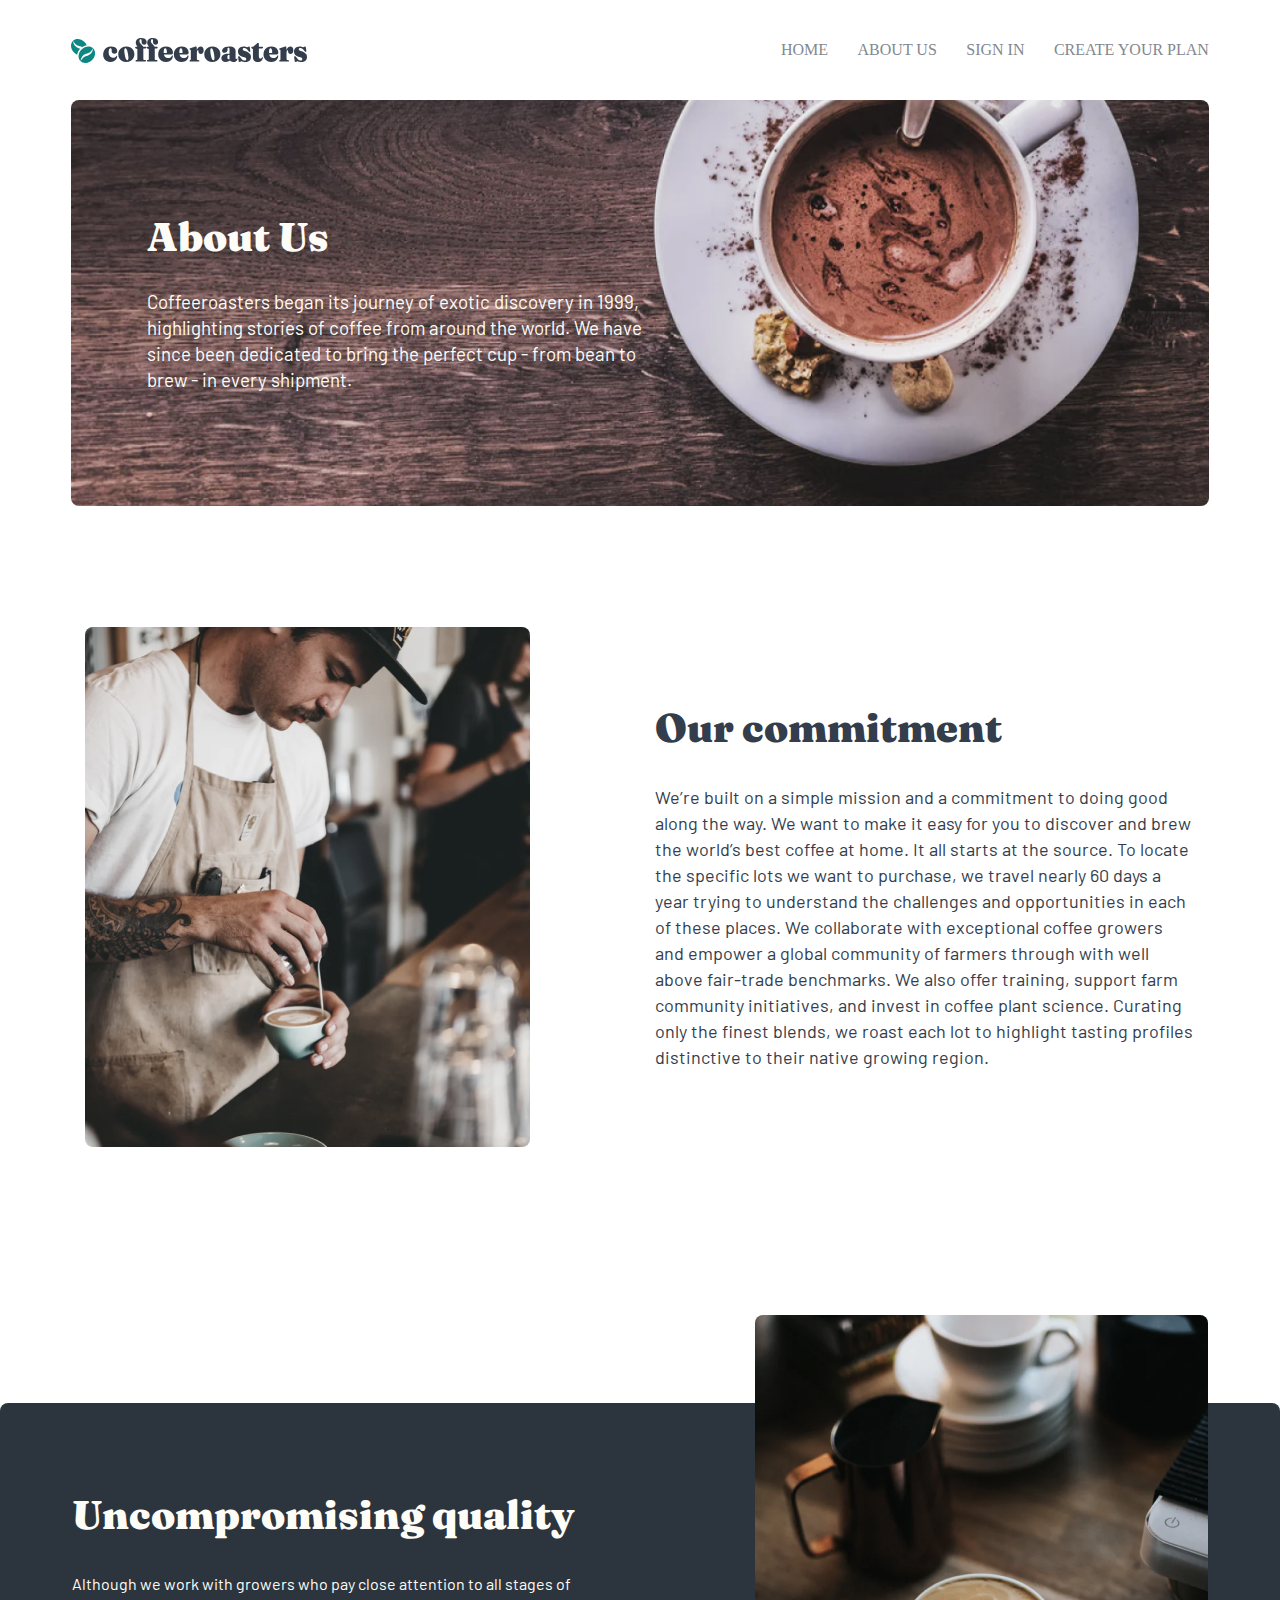
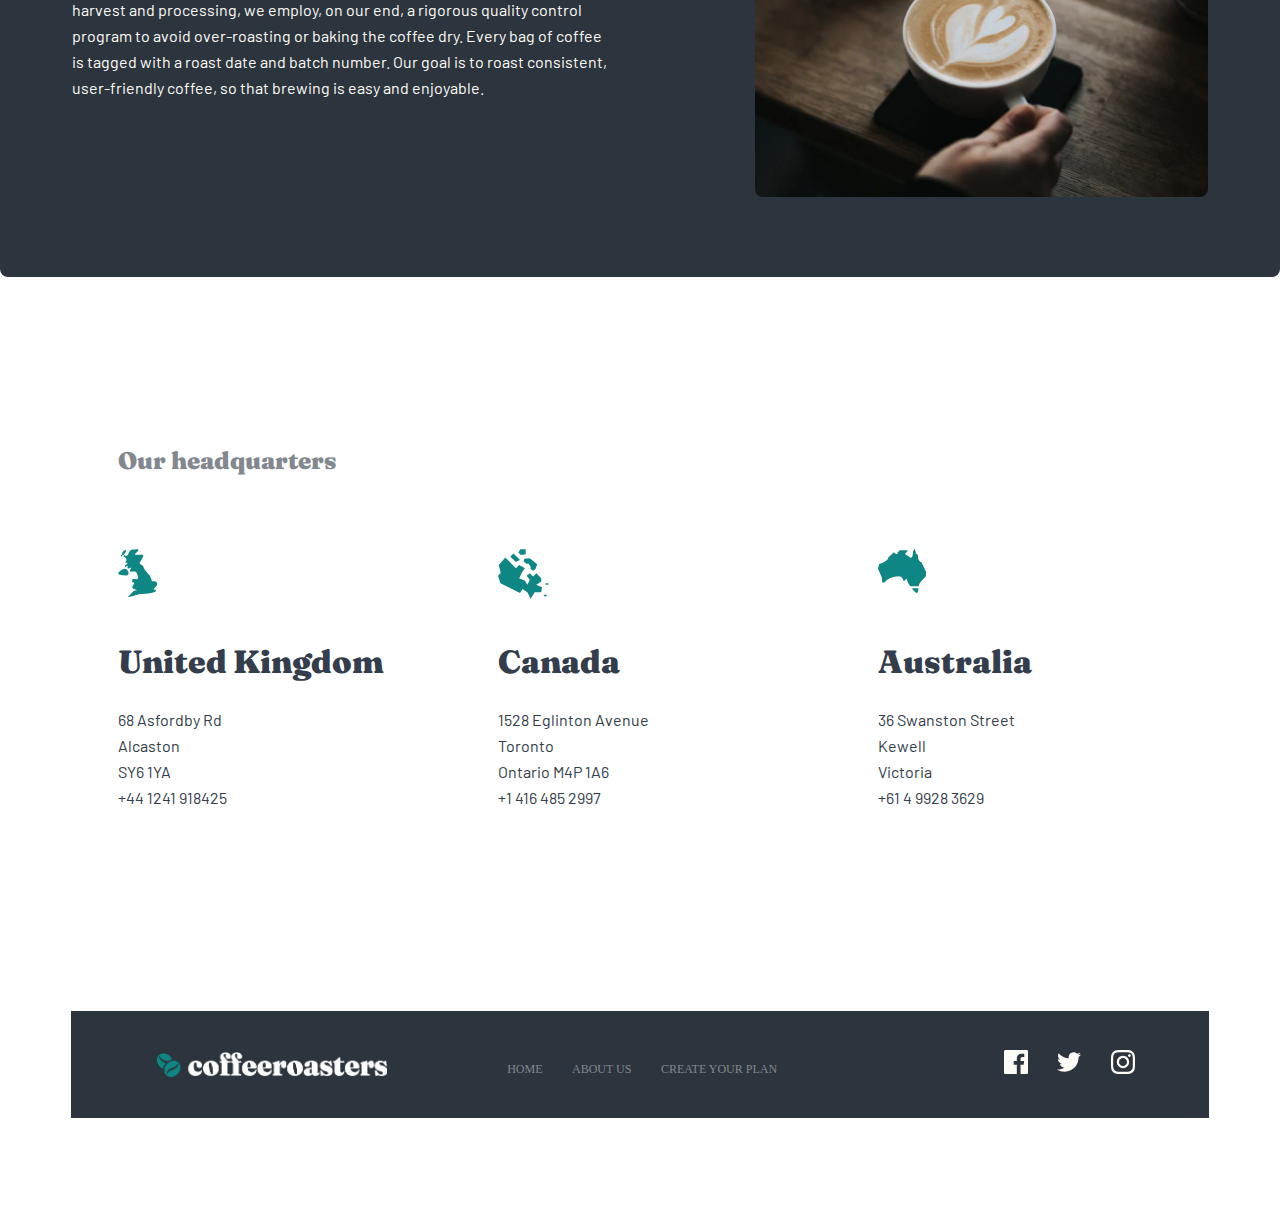
<file: about us/index.html>
<!DOCTYPE html>
<html lang="en">
  <head>
    <meta charset="UTF-8" />
    <meta name="viewport" content="width=device-width, initial-scale=1.0" />
    <title>coffeeroasters - about us</title>
    <link rel="icon" href="../images/icon.png" />
    <link rel="stylesheet" href="style.css" />
  </head>
  <body>
    <!-- header -->

    <header id="header">
      <img src="../images/logo.svg" alt="coffeeroasters logo" class="logo" />
      <nav class="navigation_bar">
        <a href="../home/index.html" class="home">HOME</a>
        <a href="../about us/index.html" class="about">ABOUT US</a>
        <a href="../sign in/index.html" class="sign_in">SIGN IN</a>
        <a href="../create plan/index.html" class="create_plan"
          >CREATE YOUR PLAN</a
        >
      </nav>
    </header>
    <main>
      <!-- section 1 -->

      <section class="about_us">
        <img src="../images/coffee image 2.png" alt="" class="coffee_image_2" />
        <div class="text_above_coffee_image">
          <h1 class="first_text">About Us</h1>
          <h3 class="second_text">
            Coffeeroasters began its journey of exotic discovery in 1999,<br />highlighting
            stories of coffee from around the world. We have<br />since been
            dedicated to bring the perfect cup - from bean to<br />brew - in
            every shipment.
          </h3>
        </div>
      </section>

      <!-- section 2 -->

      <section class="our_commitment">
        <img
          src="../images/worker.png"
          alt="dude working? idk"
          class="worker"
        />
        <div class="our_commitment_text">
          <h1 class="commitment_big_text">Our commitment</h1>
          <p class="commitment_small_text">
            We’re built on a simple mission and a commitment to doing good along
            the way. We want to make it easy for you to discover and brew the
            world’s best coffee at home. It all starts at the source. To locate
            the specific lots we want to purchase, we travel nearly 60 days a
            year trying to understand the challenges and opportunities in each
            of these places. We collaborate with exceptional coffee growers and
            empower a global community of farmers through with well above
            fair-trade benchmarks. We also offer training, support farm
            community initiatives, and invest in coffee plant science. Curating
            only the finest blends, we roast each lot to highlight tasting
            profiles distinctive to their native growing region.
          </p>
        </div>
      </section>

      <!-- section 3 -->

      <section class="quality">
        <div class="quality_background"></div>
        <div class="quality_text">
          <h1 class="quality_big_text">Uncompromising quality</h1>
          <p class="quality_small_text">
            Although we work with growers who pay close attention to all stages
            of harvest and processing, we employ, on our end, a rigorous quality
            control program to avoid over-roasting or baking the coffee dry.
            Every bag of coffee is tagged with a roast date and batch number.
            Our goal is to roast consistent, user-friendly coffee, so that
            brewing is easy and enjoyable.
          </p>
        </div>
        <img
          src="../images/quality coffee.png"
          alt="coffee image"
          class="quality_coffee"
        />
      </section>

      <!-- section 4 -->

      <section class="headquarters">
        <h1 class="our_headquarters">Our headquarters</h1>
        <div class="headquarters_cards">
          <div class="united_kingdom">
            <img
              src="../images/united kingdom.svg"
              alt="United kingdom"
              class="uk_cartogram"
            />
            <div class="headquarters_text_uk">
              <h1 class="headquarters_big_text">United Kingdom</h1>
              <p class="headquarters_small_text">
                68 Asfordby Rd<br />Alcaston<br />SY6 1YA<br />+44 1241 918425
              </p>
            </div>
          </div>
          <div class="canada">
            <img src="../images/canada.svg" alt="Canada" class="ca_cartogram" />
            <div class="headquarters_text_ca">
              <h1 class="headquarters_big_text">Canada</h1>
              <p class="headquarters_small_text">
                1528 Eglinton Avenue<br />Toronto<br />Ontario M4P 1A6<br />+1
                416 485 2997
              </p>
            </div>
          </div>
          <div class="australia">
            <img
              src="../images/australia.svg"
              alt="Australia"
              class="au_cartogram"
            />
            <div class="headquarters_text_au">
              <h1 class="headquarters_big_text">Australia</h1>
              <p class="headquarters_small_text">
                36 Swanston Street<br />Kewell<br />Victoria<br />+61 4 9928
                3629
              </p>
            </div>
          </div>
        </div>
      </section>
    </main>

    <!-- footer -->

    <footer>
      <div class="container_for_bottom_sorting">
        <img
          src="../images/light logo.png"
          alt="coffeeroasters logo"
          class="logo small_logo"
        />
        <nav class="navigation_bar bottom_navigation_bar">
          <a href="../home/index.html" class="home">HOME</a>
          <a href="../about us/index.html" class="about">ABOUT US</a>
          <a href="../create plan/index.html" class="create_plan"
            >CREATE YOUR PLAN</a
          >
        </nav>
      </div>
      <nav class="navigation_bar social_media">
        <a href="https://www.facebook.com/" class="facebook" target="_blank"
          ><img src="../images/facebook icon.svg" alt="facebook" /></a
        ><a href="https://x.com/" class="twitter" target="_blank"
          ><img src="../images/twitter icon.svg" alt="Twitter" /></a
        ><a href="https://www.instagram.com/" class="instagram" target="_blank"
          ><img src="../images/instagram icon.svg" alt="Instagram"
        /></a>
      </nav>
    </footer>
  </body>
</html>
</file>
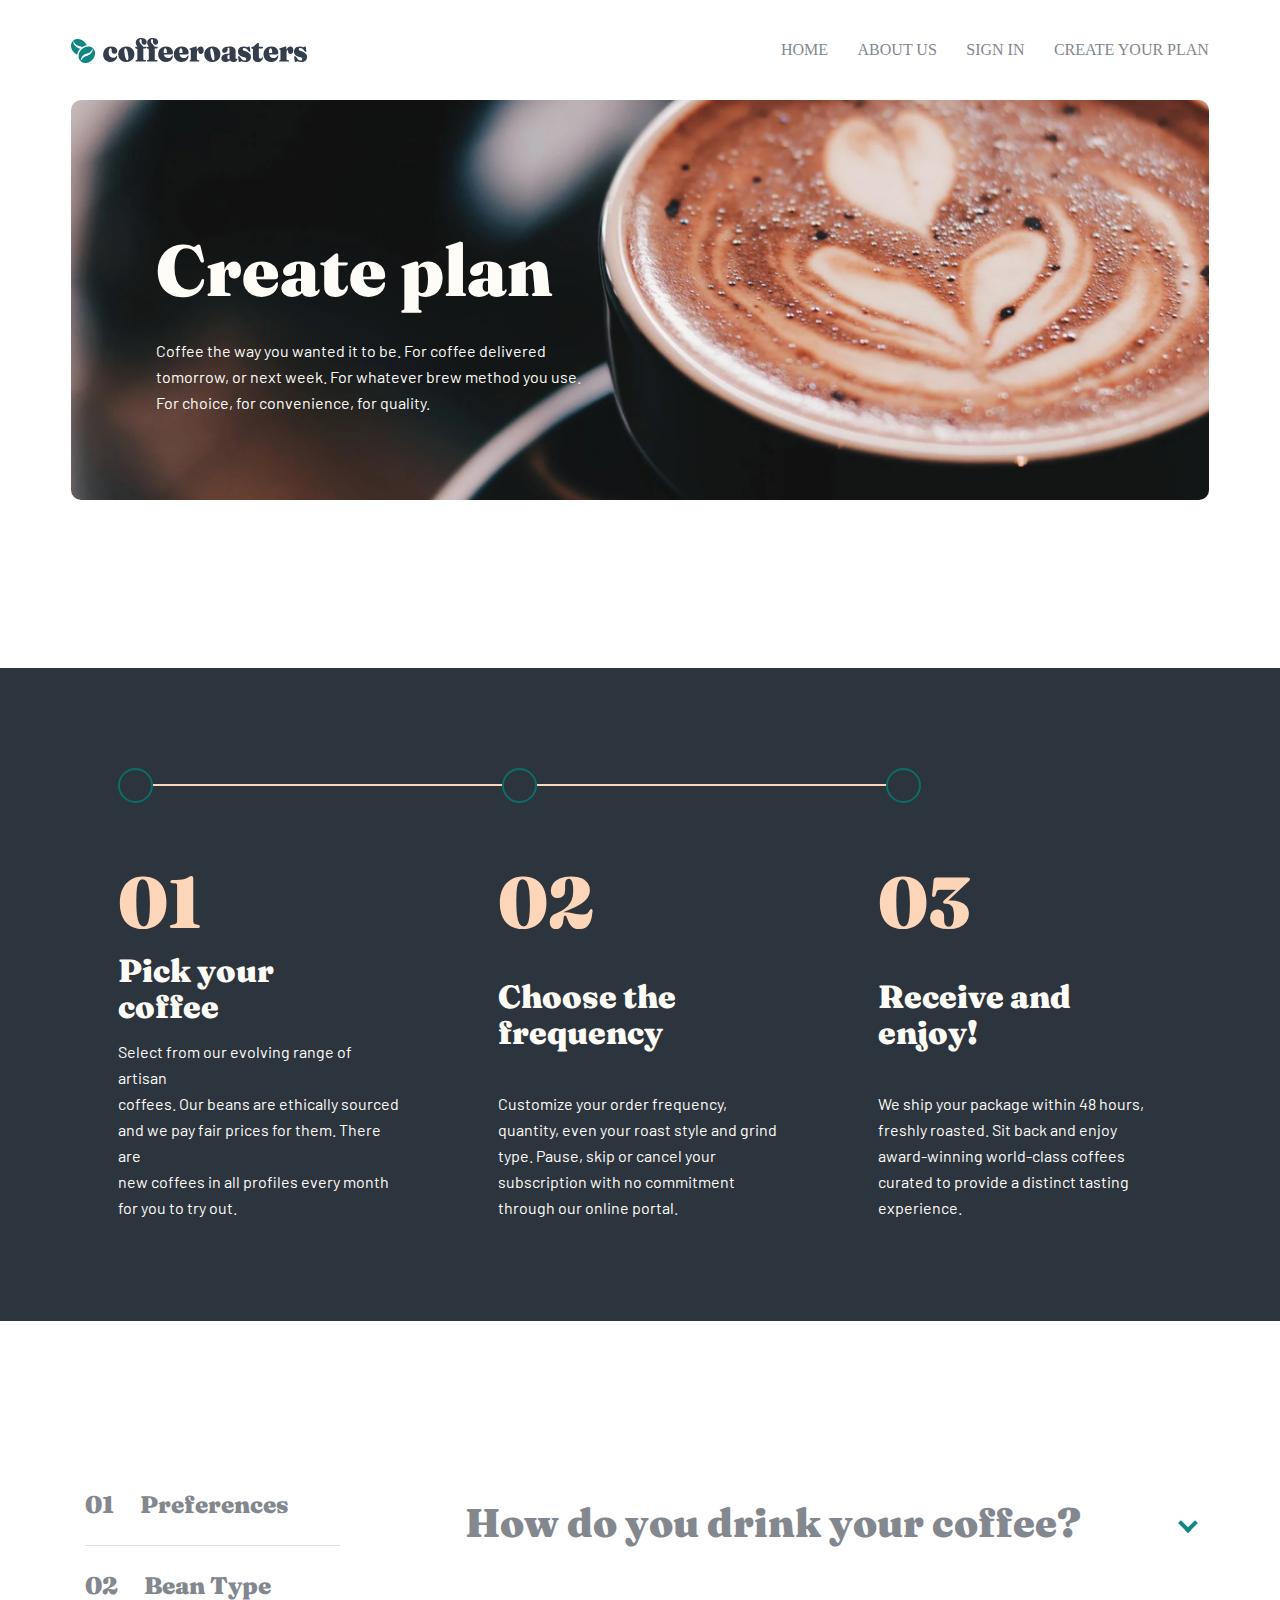
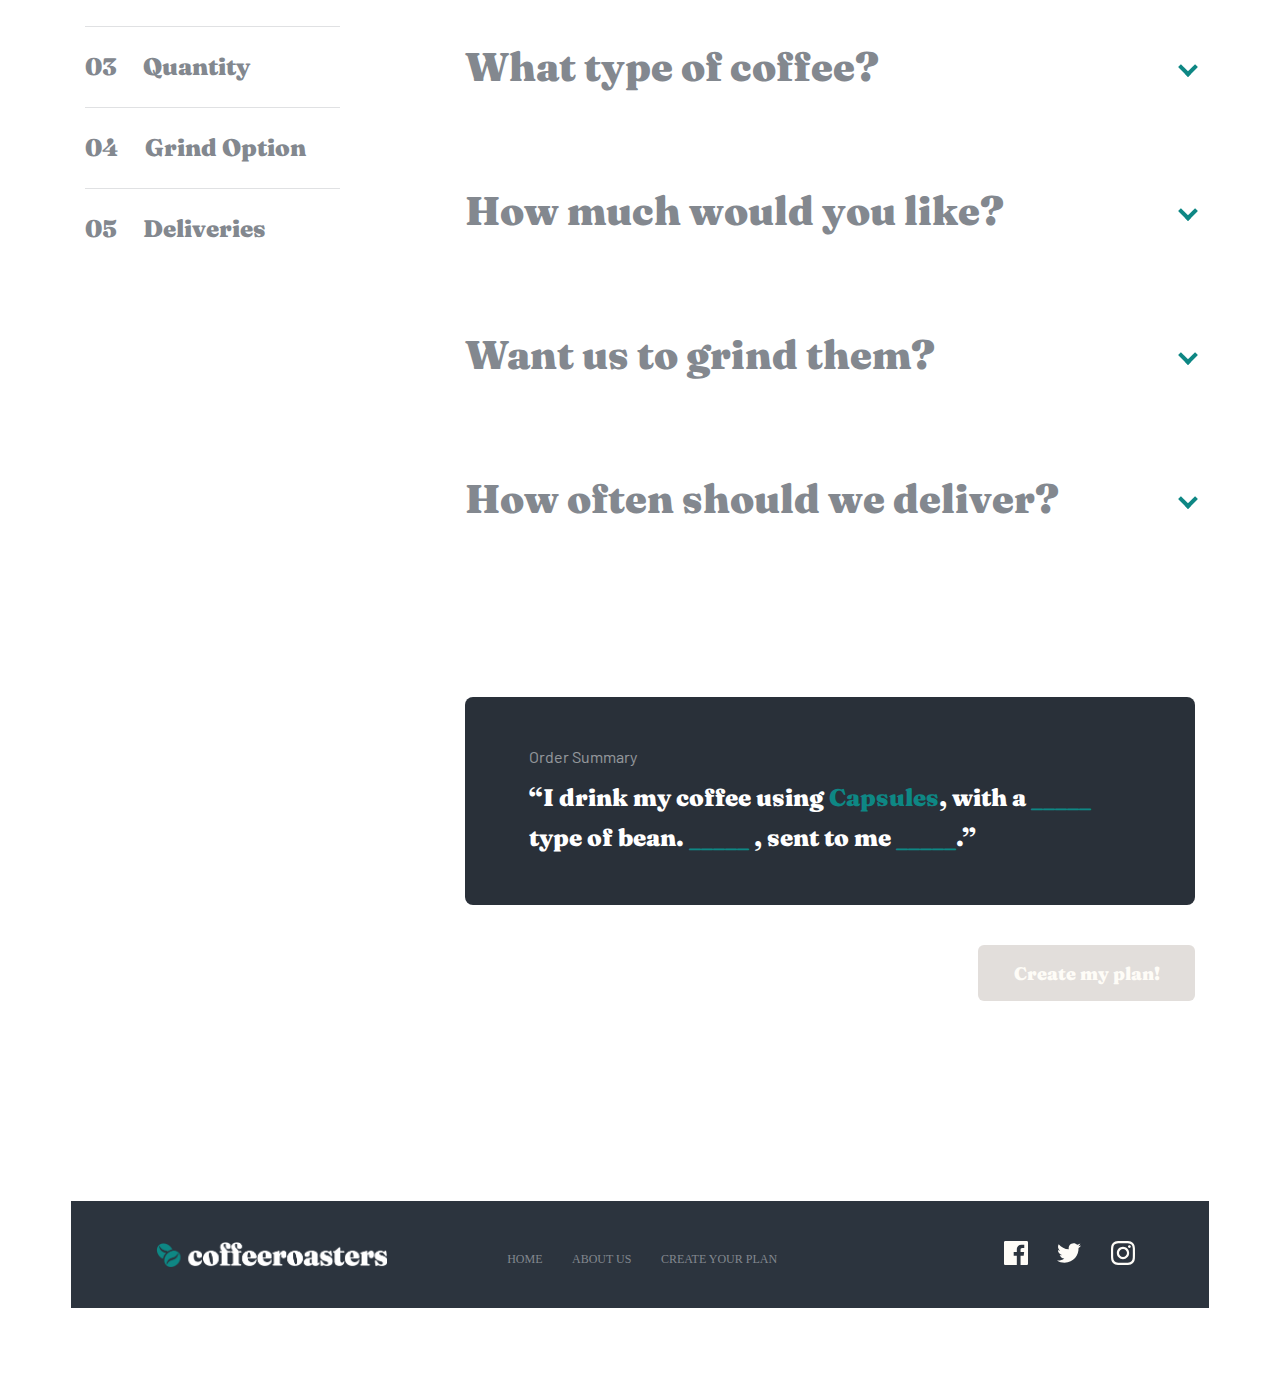
<file: create plan/index.html>
<!DOCTYPE html>
<html lang="en">
  <head>
    <meta charset="UTF-8" />
    <meta name="viewport" content="width=device-width, initial-scale=1.0" />
    <title>coffeeroasters - create plan</title>
    <link rel="icon" href="../images/icon.png" />
    <link rel="stylesheet" href="style.css" />
    <script src="script.js"></script>
  </head>
  <body>
    <!-- header -->

    <header id="header">
      <img src="../images/logo.svg" alt="coffeeroasters logo" class="logo" />
      <nav class="navigation_bar">
        <a href="../home/index.html" class="home">HOME</a>
        <a href="../about us/index.html" class="about">ABOUT US</a>
        <a href="../sign in/index.html" class="sign_in">SIGN IN</a>
        <a href="../create plan/index.html" class="create_plan"
          >CREATE YOUR PLAN</a
        >
      </nav>
    </header>
    <main>
      <!-- section 1 -->

      <section class="create_plan_section">
        <img src="../images/coffee image 3.png" alt="" class="coffee_image" />
        <div class="about_text">
          <h1 class="about_big_text">Create plan</h1>
          <h3 class="about_small_text">
            Coffee the way you wanted it to be. For coffee delivered tomorrow,
            or next week. For whatever brew method you use. For choice, for
            convenience, for quality.
          </h3>
        </div>
      </section>

      <!-- section 2 -->

      <section class="second_section">
        <div class="cards_container">
          <div class="shapes">
            <div class="circle_shape"></div>
            <div class="line_shape"></div>
            <div class="circle_shape"></div>
            <div class="line_shape"></div>
            <div class="circle_shape"></div>
          </div>
          <div class="works_cards">
            <div class="works_card">
              <p class="works_number">01</p>
              <p class="works_big_text">Pick your<br />coffee</p>
              <p class="works_small_text">
                Select from our evolving range of artisan<br />coffees. Our
                beans are ethically sourced<br />and we pay fair prices for
                them. There are<br />new coffees in all profiles every month<br />for
                you to try out.
              </p>
            </div>
            <div class="works_card">
              <p class="works_number">02</p>
              <p class="works_big_text">Choose the<br />frequency</p>
              <p class="works_small_text">
                Customize your order frequency,<br />quantity, even your roast
                style and grind<br />type. Pause, skip or cancel your<br />subscription
                with no commitment<br />through our online portal.
              </p>
            </div>
            <div class="works_card">
              <p class="works_number">03</p>
              <p class="works_big_text">Receive and<br />enjoy!</p>
              <p class="works_small_text">
                We ship your package within 48 hours,<br />freshly roasted. Sit
                back and enjoy<br />award-winning world-class coffees<br />curated
                to provide a distinct tasting<br />experience.
              </p>
            </div>
          </div>
        </div>
      </section>

      <!-- section 3 -->

      <div class="third_section">
        <nav class="side_nav">
          <input type="checkbox" id="in1" class="n_checkbox n1_checkbox" />
          <label for="in1" class="short_nav n1">
            <p class="n1_number n_number">01</p>
            <p class="n1_text n_text">Preferences</p>
          </label>
          <div class="line"></div>
          <input type="checkbox" id="in2" class="n_checkbox n2_checkbox" />
          <label for="in2" class="short_nav n2">
            <p class="n2_number n_number">02</p>
            <p class="n2_text n_text">Bean Type</p>
          </label>
          <div class="line"></div>
          <input type="checkbox" id="in3" class="n_checkbox n3_checkbox" />
          <label for="in3" class="short_nav n3">
            <p class="n3_number n_number">03</p>
            <p class="n3_text n_text">Quantity</p>
          </label>
          <div class="line"></div>
          <input type="checkbox" id="in4" class="n_checkbox n4_checkbox" />
          <label for="in4" class="short_nav n4">
            <p class="n4_number n_number">04</p>
            <p class="n4_text n_text">Grind Option</p>
          </label>
          <div class="line"></div>
          <input type="checkbox" id="in5" class="n_checkbox n5_checkbox" />
          <label for="in5" class="short_nav n5">
            <p class="n5_number n_number">05</p>
            <p class="n5_text n_text">Deliveries</p>
          </label>
        </nav>

        <div class="cards_section">
          <details class="d1">
            <summary>How do you drink your coffee?</summary>
            <div class="cards">
              <input type="checkbox" id="ic1" class="c1_checkbox c_checkbox" />
              <label for="ic1" class="card c1">
                <h3>Capsule</h3>
                <p>Compatible with Nespresso systems and similar brewers.</p>
              </label>
              <!-- ///////////// -->
              <input type="checkbox" id="ic2" class="c2_checkbox c_checkbox" />
              <label for="ic2" class="card c2">
                <h3>Filter</h3>
                <p>
                  For pour-over or drip methods like Aeropress, Chemex, and V60.
                </p>
              </label>
              <!-- ///////////// -->
              <input type="checkbox" id="ic3" class="c3_checkbox c_checkbox" />
              <label for="ic3" class="card c3">
                <h3>Espresso</h3>
                <p>
                  Dense and finely ground beans for an intense, flavorful
                  experience.
                </p>
              </label>
            </div>
          </details>

          <!-- ####################################################################################### -->

          <details class="d2">
            <summary>What type of coffee?</summary>
            <div class="cards">
              <input type="checkbox" id="ic4" class="c4_checkbox c_checkbox" />
              <label for="ic4" class="card c4">
                <h3>Single Origin</h3>
                <p>
                  Distinct, high quality coffee from a specific family-owned
                  farm
                </p>
              </label>

              <!-- ///////////// -->

              <input type="checkbox" id="ic5" class="c5_checkbox c_checkbox" />
              <label for="ic5" class="card c5">
                <h3>Decaf</h3>
                <p>
                  Just like regular coffee, except the caffeine has been removed
                </p>
              </label>

              <!-- ///////////// -->

              <input type="checkbox" id="ic6" class="c6_checkbox c_checkbox" />
              <label for="ic6" class="card c6">
                <h3>Blended</h3>
                <p>
                  Combination of two or three dark roasted beans of organic
                  coffees
                </p>
              </label>
            </div>
          </details>

          <!-- ####################################################################################### -->

          <details class="d3">
            <summary>How much would you like?</summary>
            <div class="cards">
              <input type="checkbox" id="ic7" class="c7_checkbox c_checkbox" />
              <label for="ic7" class="card c7">
                <h3>250g</h3>
                <p>
                  Perfect for the solo drinker. Yields about 12 delicious cups.
                </p>
              </label>

              <!-- ///////////// -->

              <input type="checkbox" id="ic8" class="c8_checkbox c_checkbox" />
              <label for="ic8" class="card c8">
                <h3>500g</h3>
                <p>
                  Perfect option for a couple. Yields about 40 delectable cups.
                </p>
              </label>

              <!-- ///////////// -->

              <input type="checkbox" id="ic9" class="c9_checkbox c_checkbox" />
              <label for="ic9" class="card c9">
                <h3>1000g</h3>
                <p>
                  Perfect for offices and events. Yields about 90 delightful
                  cups.
                </p>
              </label>
            </div>
          </details>

          <!-- ####################################################################################### -->

          <details class="d4">
            <summary>Want us to grind them?</summary>
            <div class="cards">
              <input
                type="checkbox"
                id="ic10"
                class="c10_checkbox c_checkbox"
              />
              <label for="ic10" class="card c10">
                <h3>Wholebean</h3>
                <p>Best choice if you cherish the full sensory experience</p>
              </label>

              <!-- ///////////// -->

              <input
                type="checkbox"
                id="ic11"
                class="c11_checkbox c_checkbox"
              />
              <label for="ic11" class="card c11">
                <h3>Filter</h3>
                <p>
                  For drip or pour-over coffee methods such as V60 or Aeropress
                </p>
              </label>

              <!-- ///////////// -->

              <input
                type="checkbox"
                id="ic12"
                class="c12_checkbox c_checkbox"
              />
              <label for="ic12" class="card c12">
                <h3>Cafetiére</h3>
                <p>
                  Course ground beans specially suited for french press coffee
                </p>
              </label>
            </div>
          </details>

          <!-- ####################################################################################### -->

          <details class="d5">
            <summary>How often should we deliver?</summary>
            <div class="cards">
              <input
                type="checkbox"
                id="ic13"
                class="c13_checkbox c_checkbox"
              />
              <label for="ic13" class="card c13">
                <h3>Every week</h3>
                <p>$7.20 per shipment. Includes free first-class shipping.</p>
              </label>

              <!-- ///////////// -->

              <input
                type="checkbox"
                id="ic14"
                class="c14_checkbox c_checkbox"
              />
              <label for="ic14" class="card c14">
                <h3>Every 2 weeks</h3>
                <p>$9.60 per shipment. Includes free priority shipping.</p>
              </label>

              <!-- ///////////// -->

              <input
                type="checkbox"
                id="ic15"
                class="c15_checkbox c_checkbox"
              />
              <label for="ic15" class="card c15">
                <h3>Every month</h3>
                <p>$12.00 per shipment. Includes free priority shipping.</p>
              </label>
            </div>
          </details>
        </div>
      </div>

      <!-- section 4 -->

      <section class="fourth_section">
        <div class="order_summery_background">
          <div class="order_summery">
            <p>Order Summary</p>
            <h3>
              “I drink my coffee using <span>Capsules</span>, with a
              <span>_____</span> type of bean. <span>_____</span> , sent to me
              <span>_____</span>.”
            </h3>
          </div>
        </div>
        <button class="create_plan_button">Create my plan!</button>
      </section>
    </main>

    <!-- footer -->

    <footer>
      <div class="container_for_bottom_sorting">
        <img
          src="../images/light logo.png"
          alt="coffeeroasters logo"
          class="logo small_logo"
        />
        <nav class="navigation_bar bottom_navigation_bar">
          <a href="../home/index.html" class="home">HOME</a>
          <a href="../about us/index.html" class="about">ABOUT US</a>
          <a href="../create plan/index.html" class="create_plan"
            >CREATE YOUR PLAN</a
          >
        </nav>
      </div>
      <nav class="navigation_bar social_media">
        <a href="https://www.facebook.com/" class="facebook" target="_blank"
          ><img src="../images/facebook icon.svg" alt="facebook" /></a
        ><a href="https://x.com/" class="twitter" target="_blank"
          ><img src="../images/twitter icon.svg" alt="Twitter" /></a
        ><a href="https://www.instagram.com/" class="instagram" target="_blank"
          ><img src="../images/instagram icon.svg" alt="Instagram"
        /></a>
      </nav>
    </footer>
  </body>
</html>
</file>
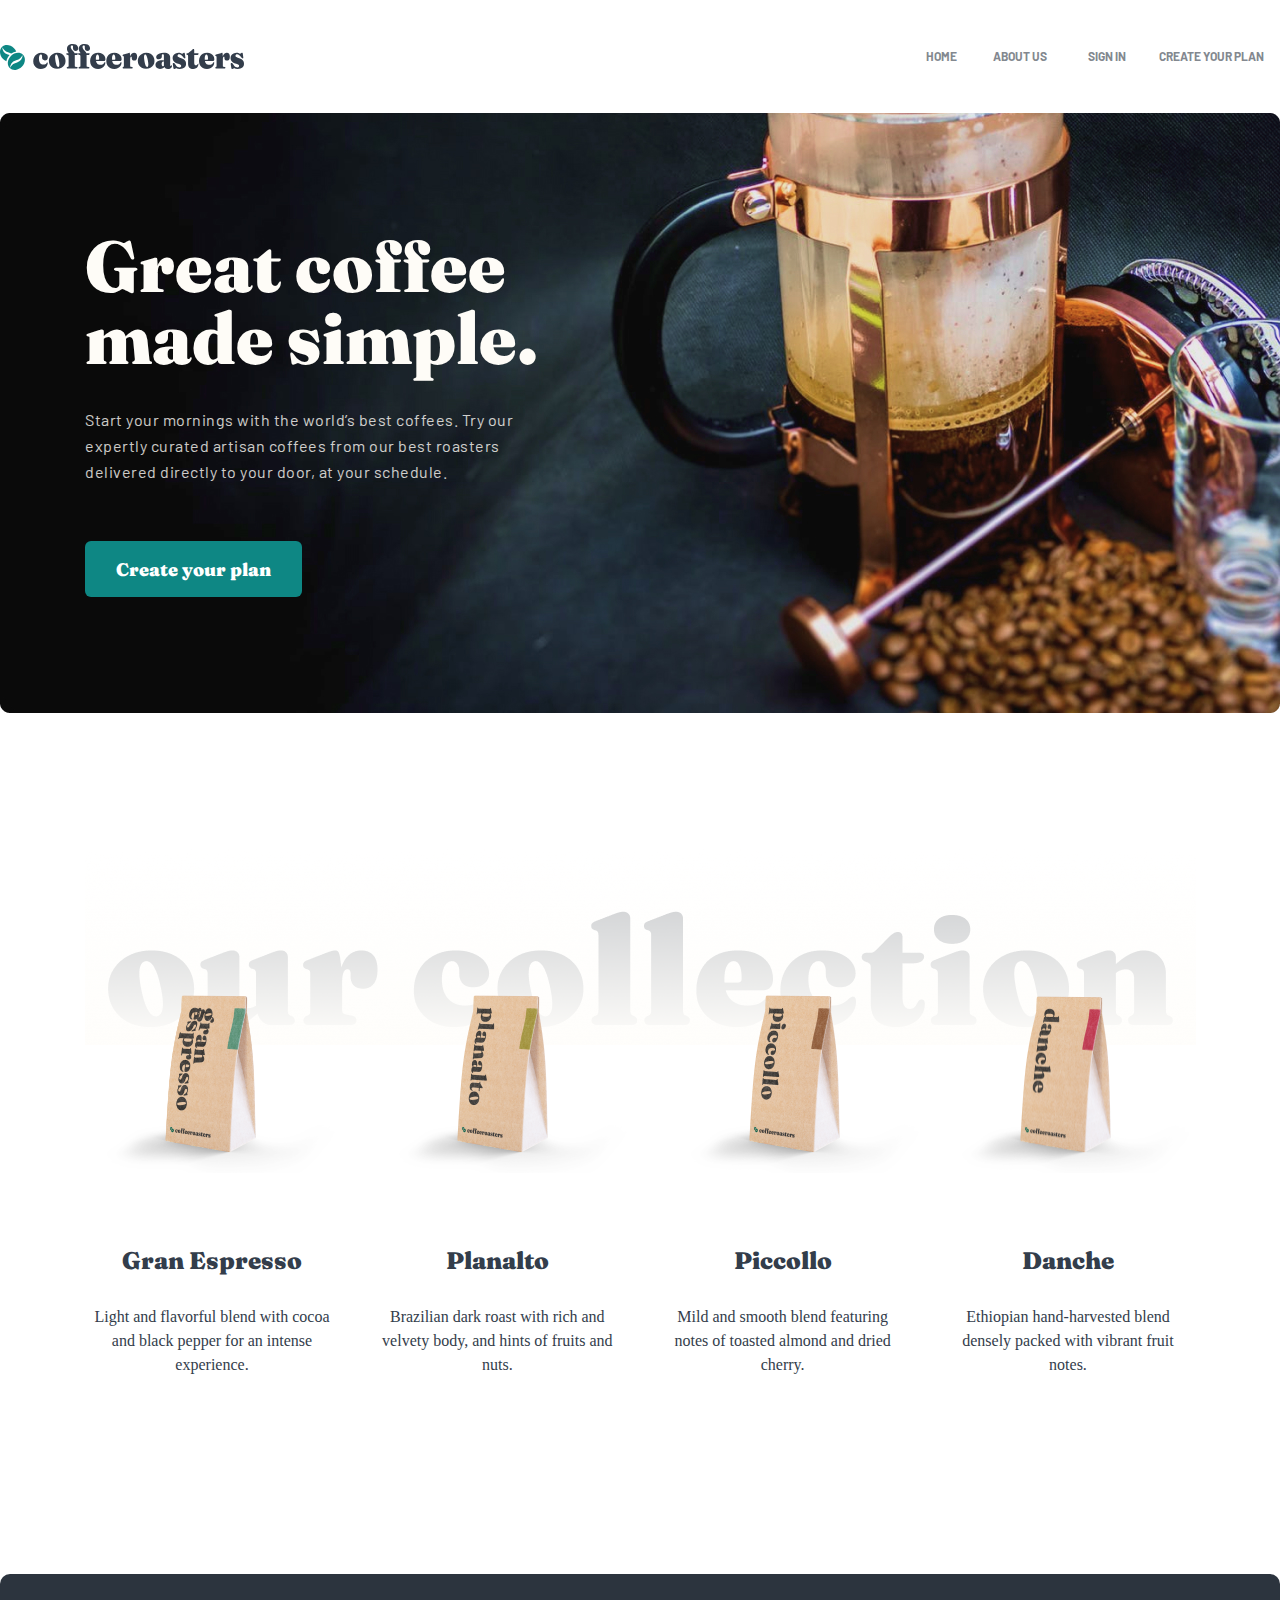
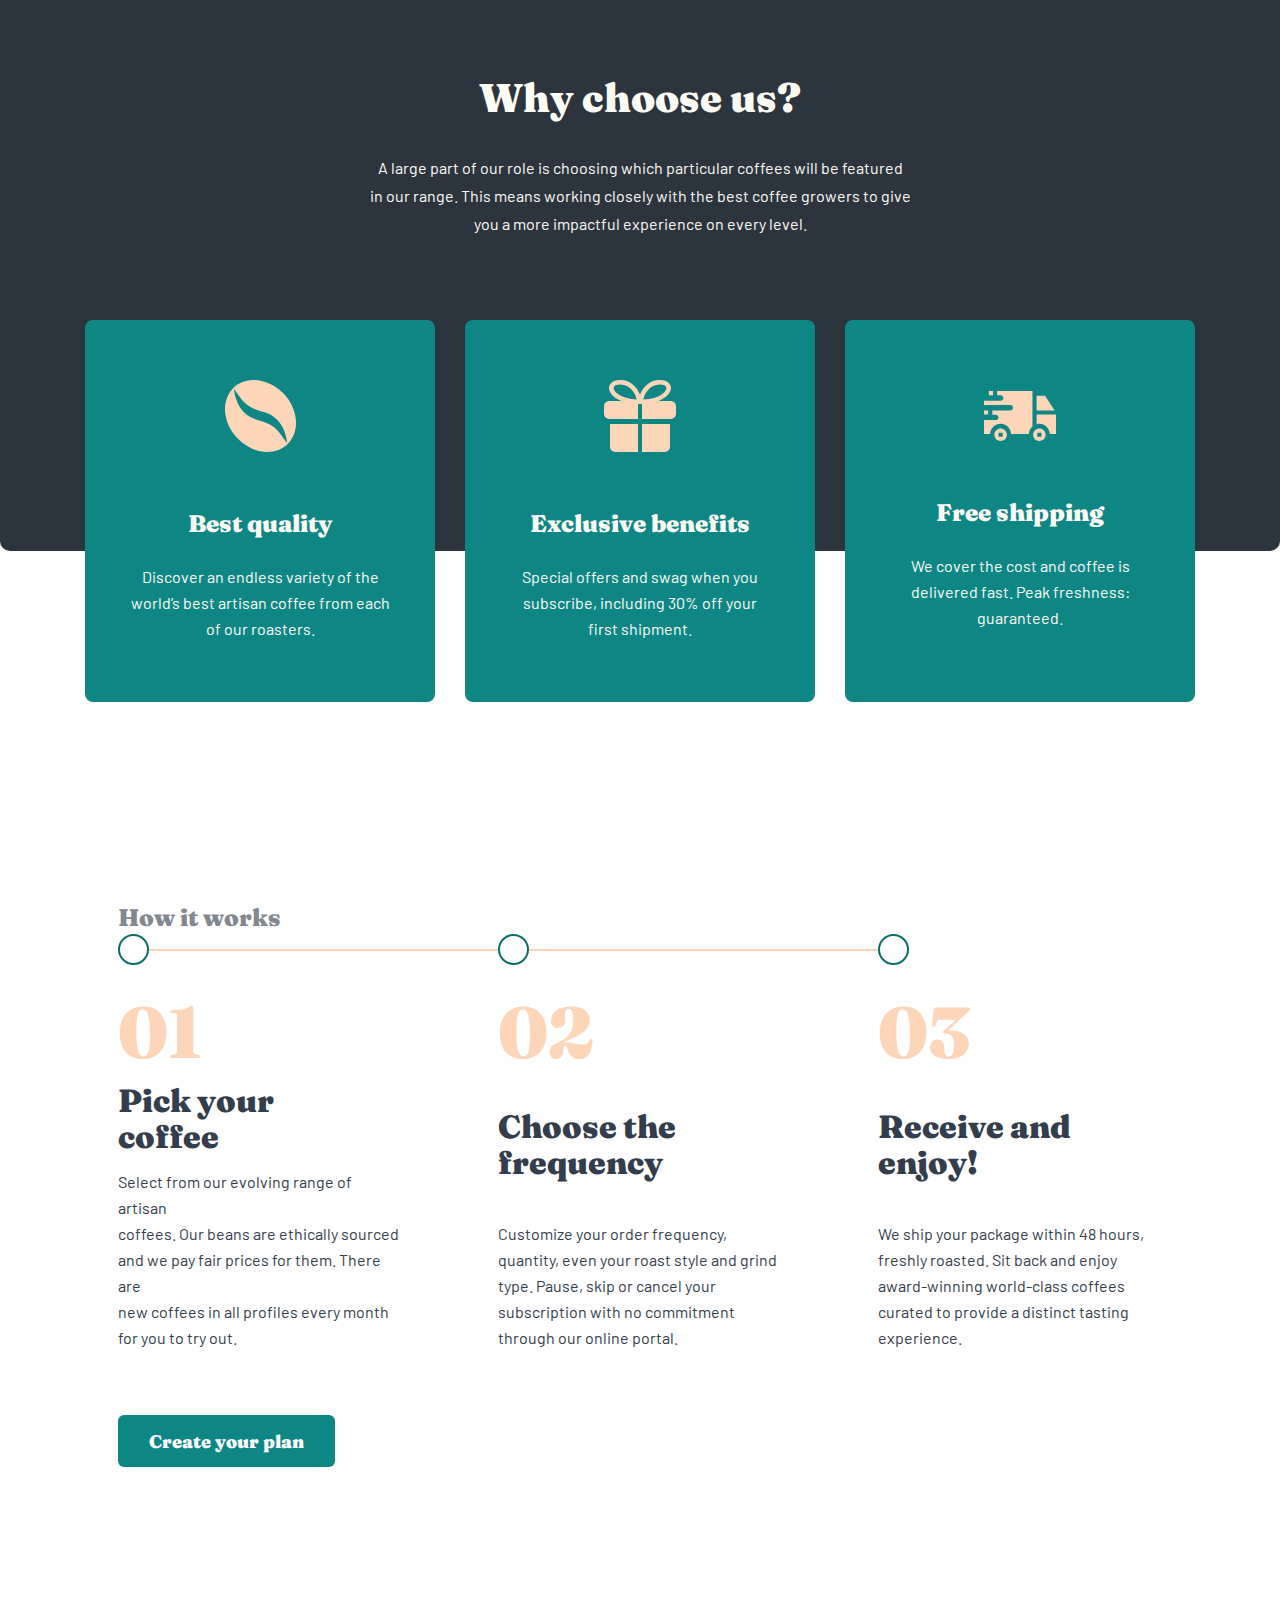
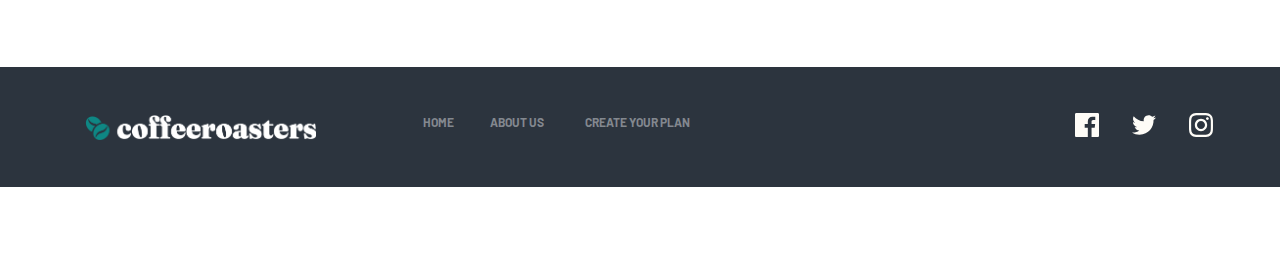
<file: home/index.html>
<!DOCTYPE html>
<html lang="en">
  <head>
    <meta charset="UTF-8" />
    <meta name="viewport" content="width=device-width, initial-scale=1.0" />
    <title>coffeeroasters - home</title>
    <link rel="icon" href="../images/icon.png" />
    <link rel="stylesheet" href="style.css" />
  </head>
  <body>
    <!-- header -->

    <header id="header">
      <img src="../images/logo.svg" alt="coffeeroasters logo" class="logo" />
      <nav class="navigation_bar">
        <a href="../home/index.html" class="home">HOME</a>
        <a href="../about us/index.html" class="about">ABOUT US</a>
        <a href="../sign in/index.html" class="sign_in">SIGN IN</a>
        <a href="../create plan/index.html" class="create_plan"
          >CREATE YOUR PLAN</a
        >
      </nav>
    </header>
    <main>
      <!-- section 1 -->

      <section class="made_simple">
        <img src="../images/coffee image.jpg" alt="" class="coffee_image" />
        <div class="text_above_coffee_image">
          <h1 class="first_text">Great coffee made simple.</h1>
          <h3 class="second_text">
            Start your mornings with the world’s best coffees. Try our expertly
            curated artisan coffees from our best roasters delivered directly to
            your door, at your schedule.
          </h3>
          <button
            onclick="window.location.href='../create plan/index.html'"
            class="first_button"
          >
            Create your plan
          </button>
        </div>
      </section>

      <!-- section 2 -->

      <section class="collection">
        <img
          src="../images/transparent pic.png"
          alt=""
          class="our_collection"
        />
        <div class="coffee_bags">
          <img
            src="../images/gram espresso.png"
            alt="Gran Espresso"
            class="gram_espresso"
          />
          <img src="../images/planalto.png" alt="Planalto" class="planalto" />
          <img src="../images/picollo.png" alt="Piccollo" class="picollo" />
          <img src="../images/danche.png" alt="Danche" class="danche" />
        </div>
        <div class="text_under_coffee_bags">
          <div class="text1">
            <p class="big_text">Gran Espresso</p>
            <p class="small_text">
              Light and flavorful blend with cocoa<br />and black pepper for an
              intense<br />experience.
            </p>
          </div>
          <div class="text2">
            <p class="big_text">Planalto</p>
            <p class="small_text">
              Brazilian dark roast with rich and<br />velvety body, and hints of
              fruits and<br />nuts.
            </p>
          </div>
          <div class="text3">
            <p class="big_text">Piccollo</p>
            <p class="small_text">
              Mild and smooth blend featuring<br />notes of toasted almond and
              dried<br />cherry.
            </p>
          </div>
          <div class="text4">
            <p class="big_text">Danche</p>
            <p class="small_text">
              Ethiopian hand-harvested blend<br />densely packed with vibrant
              fruit<br />notes.
            </p>
          </div>
        </div>
      </section>

      <!-- section 3 -->

      <section class="why_choose_us">
        <div class="why_background"></div>
        <div class="why_text">
          <p class="why_big_text">Why choose us?</p>
          <p class="why_small_text">
            A large part of our role is choosing which particular coffees will
            be featured<br />in our range. This means working closely with the
            best coffee growers to give<br />you a more impactful experience on
            every level.
          </p>
        </div>
        <div class="why_cards">
          <div class="why_card_1">
            <img
              src="../images/best quality icon.svg"
              alt="best quality icon"
            />
            <p class="quality_big_text">Best quality</p>
            <p class="quality_small_text">
              Discover an endless variety of the<br />world’s best artisan
              coffee from each<br />of our roasters.
            </p>
          </div>
          <div class="why_card_2">
            <img
              src="../images/exclusive benefits icon.svg"
              alt="exclusive benefits icon"
            />
            <p class="quality_big_text">Exclusive benefits</p>
            <p class="quality_small_text">
              Special offers and swag when you<br />subscribe, including 30% off
              your<br />first shipment.
            </p>
          </div>
          <div class="why_card_3">
            <img
              src="../images/free shipping icon.svg"
              alt="free shipping icon"
            />
            <p class="quality_big_text">Free shipping</p>
            <p class="quality_small_text">
              We cover the cost and coffee is<br />delivered fast. Peak
              freshness:<br />guaranteed.
            </p>
          </div>
        </div>
      </section>

      <!-- section 4 -->

      <section class="how_it_works">
        <p class="how_it_works_text">How it works</p>
        <div class="how_it_works_content">
          <div class="shapes">
            <div class="circle_shape"></div>
            <div class="line_shape"></div>
            <div class="circle_shape"></div>
            <div class="line_shape"></div>
            <div class="circle_shape"></div>
          </div>
          <div class="works_cards">
            <div class="works_card">
              <p class="works_number">01</p>
              <p class="works_big_text">Pick your<br />coffee</p>
              <p class="works_small_text">
                Select from our evolving range of artisan<br />coffees. Our
                beans are ethically sourced<br />and we pay fair prices for
                them. There are<br />new coffees in all profiles every month<br />for
                you to try out.
              </p>
            </div>
            <div class="works_card">
              <p class="works_number">02</p>
              <p class="works_big_text">Choose the<br />frequency</p>
              <p class="works_small_text">
                Customize your order frequency,<br />quantity, even your roast
                style and grind<br />type. Pause, skip or cancel your<br />subscription
                with no commitment<br />through our online portal.
              </p>
            </div>
            <div class="works_card">
              <p class="works_number">03</p>
              <p class="works_big_text">Receive and<br />enjoy!</p>
              <p class="works_small_text">
                We ship your package within 48 hours,<br />freshly roasted. Sit
                back and enjoy<br />award-winning world-class coffees<br />curated
                to provide a distinct tasting<br />experience.
              </p>
            </div>
          </div>
        </div>
        <button
          onclick="window.location.href='../create plan/index.html'"
          class="second_button"
        >
          Create your plan
        </button>
      </section>
    </main>

    <!-- footer -->

    <footer>
      <div class="container_for_bottom_sorting">
        <img
          src="../images/light logo.png"
          alt="coffeeroasters logo"
          class="logo small_logo"
        />
        <nav class="navigation_bar bottom_navigation_bar">
          <a href="../home/index.html" class="home">HOME</a>
          <a href="../about us/index.html" class="about">ABOUT US</a>
          <a href="../create plan/index.html" class="create_plan"
            >CREATE YOUR PLAN</a
          >
        </nav>
      </div>
      <nav class="navigation_bar social_media">
        <a href="https://www.facebook.com/" class="facebook" target="_blank"
          ><img src="../images/facebook icon.svg" alt="facebook" /></a
        ><a href="https://x.com/" class="twitter" target="_blank"
          ><img src="../images/twitter icon.svg" alt="Twitter" /></a
        ><a href="https://www.instagram.com/" class="instagram" target="_blank"
          ><img src="../images/instagram icon.svg" alt="Instagram"
        /></a>
      </nav>
    </footer>
  </body>
</html>
</file>
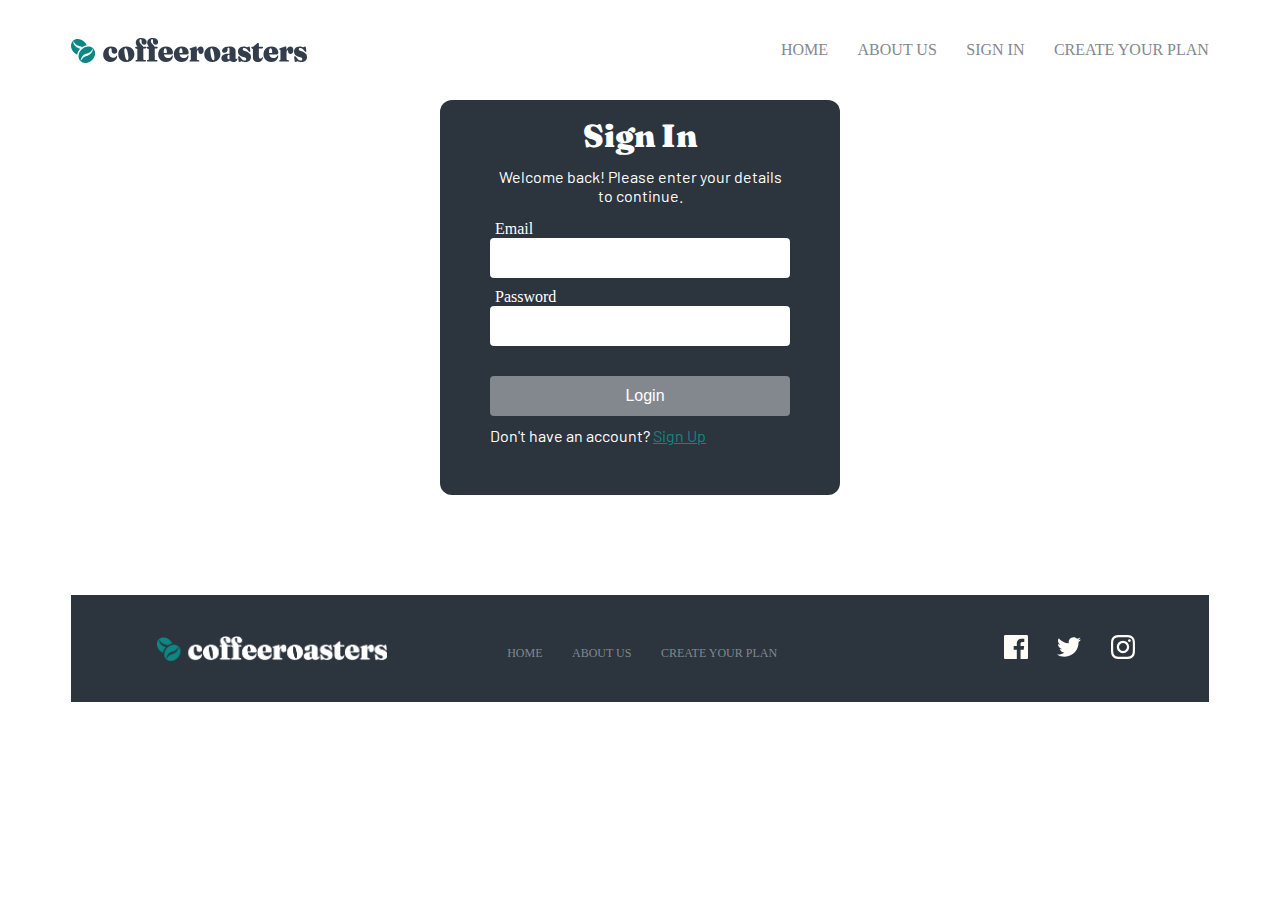
<file: sign in/index.html>
<!DOCTYPE html>
<html lang="en">
  <head>
    <meta charset="UTF-8" />
    <meta name="viewport" content="width=device-width, initial-scale=1.0" />
    <title>coffeeroasters - sign in</title>
    <link rel="icon" href="../images/icon.png" />
    <link rel="stylesheet" href="style.css" />
  </head>
  <body>
    <!-- header -->

    <header id="header">
      <img src="../images/logo.svg" alt="coffeeroasters logo" class="logo" />
      <nav class="navigation_bar">
        <a href="../home/index.html" class="home">HOME</a>
        <a href="../about us/index.html" class="about">ABOUT US</a>
        <a href="../sign in/index.html" class="sign_in">SIGN IN</a>
        <a href="../create plan/index.html" class="create_plan"
          >CREATE YOUR PLAN</a
        >
      </nav>
    </header>
    <main>
      <form class="sign_in_section">
        <div class="title">
          <h1>Sign In</h1>
          <h3>Welcome back! Please enter your details to continue.</h3>
        </div>
        <label for="email">Email</label>
        <input type="email" id="email" required />
        <label for="password">Password</label>
        <input type="password" id="password" minlength="8" required />
        <button type="submit">Login</button>
        <p class="sign_up_link">
          Don't have an account?
          <a href="../sign up/index.html" class="signing_style">Sign Up</a>
        </p>
      </form>
    </main>

    <!-- footer -->

    <footer>
      <div class="container_for_bottom_sorting">
        <img
          src="../images/light logo.png"
          alt="coffeeroasters logo"
          class="logo small_logo"
        />
        <nav class="navigation_bar bottom_navigation_bar">
          <a href="../home/index.html" class="home">HOME</a>
          <a href="../about us/index.html" class="about">ABOUT US</a>
          <a href="../create plan/index.html" class="create_plan"
            >CREATE YOUR PLAN</a
          >
        </nav>
      </div>
      <nav class="navigation_bar social_media">
        <a href="https://www.facebook.com/" class="facebook" target="_blank"
          ><img src="../images/facebook icon.svg" alt="facebook" /></a
        ><a href="https://x.com/" class="twitter" target="_blank"
          ><img src="../images/twitter icon.svg" alt="Twitter" /></a
        ><a href="https://www.instagram.com/" class="instagram" target="_blank"
          ><img src="../images/instagram icon.svg" alt="Instagram"
        /></a>
      </nav>
    </footer>
  </body>
</html>
</file>
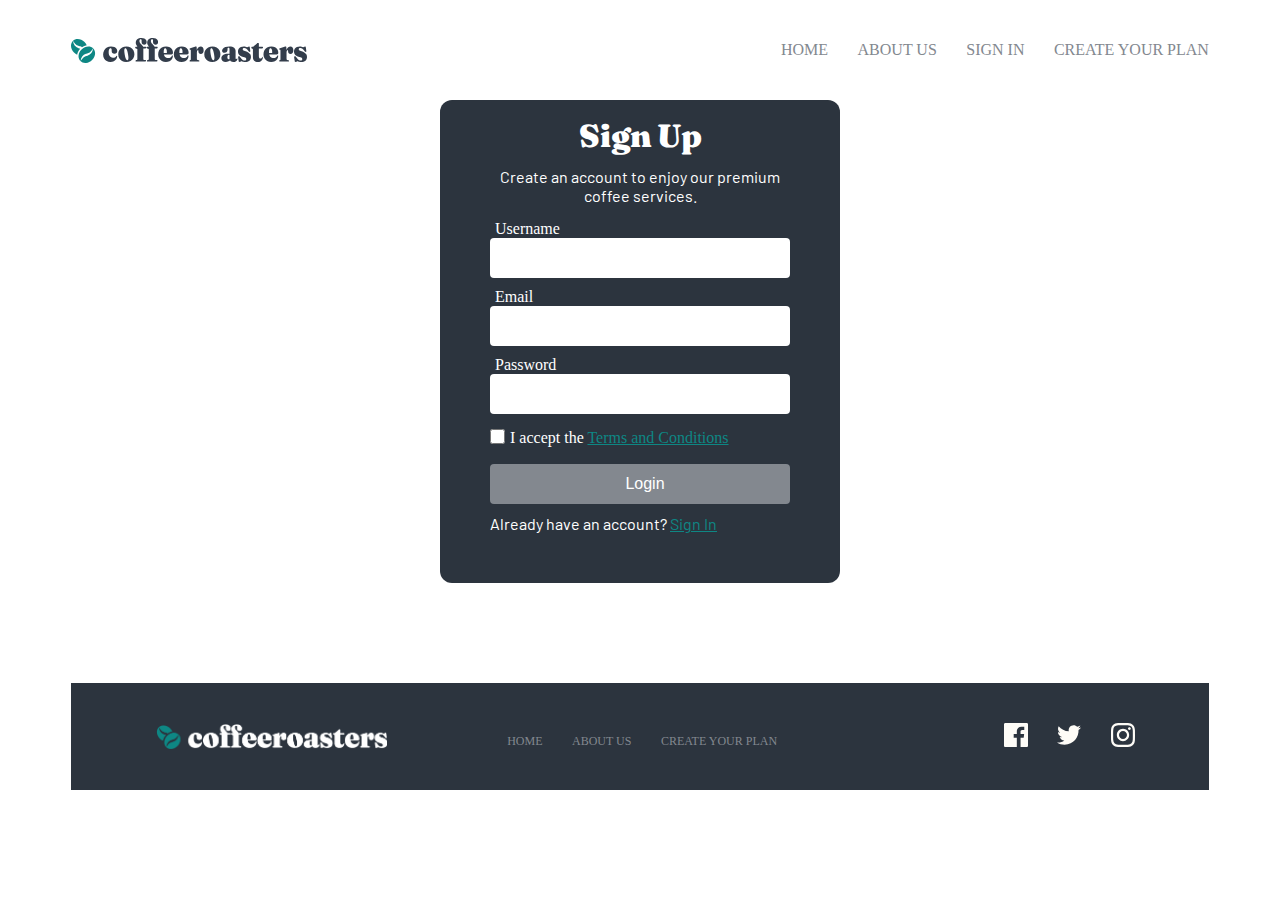
<file: sign up/index.html>
<!DOCTYPE html>
<html lang="en">
  <head>
    <meta charset="UTF-8" />
    <meta name="viewport" content="width=device-width, initial-scale=1.0" />
    <title>coffeeroasters - sign up</title>
    <link rel="icon" href="../images/icon.png" />
    <link rel="stylesheet" href="style.css" />
  </head>
  <body>
    <!-- header -->

    <header id="header">
      <img src="../images/logo.svg" alt="coffeeroasters logo" class="logo" />
      <nav class="navigation_bar">
        <a href="../home/index.html" class="home">HOME</a>
        <a href="../about us/index.html" class="about">ABOUT US</a>
        <a href="../sign in/index.html" class="sign_in">SIGN IN</a>
        <a href="../create plan/index.html" class="create_plan"
          >CREATE YOUR PLAN</a
        >
      </nav>
    </header>
    <main>
      <form class="sign_in_section">
        <div class="title">
          <h1>Sign Up</h1>
          <h3>Create an account to enjoy our premium coffee services.</h3>
        </div>
        <label for="username">Username</label>
        <input type="text" id="username" required />
        <label for="email">Email</label>
        <input type="email" id="email" required />
        <label for="password">Password</label>
        <input type="password" id="password" minlength="8" required />
        <div class="terms">
          <input type="checkbox" required />
          <label for="terms"
            >I accept the
            <a
              href="https://www.termsfeed.com/dictionary/terms-and-conditions-definition/"
              target="_blank"
              class="terms_link"
            >
              Terms and Conditions
            </a>
          </label>
        </div>
        <button type="submit">Login</button>
        <p class="sign_up_link">
          Already have an account?
          <a href="../sign in/index.html" class="signing_style">Sign In</a>
        </p>
      </form>
    </main>

    <!-- footer -->

    <footer>
      <div class="container_for_bottom_sorting">
        <img
          src="../images/light logo.png"
          alt="coffeeroasters logo"
          class="logo small_logo"
        />
        <nav class="navigation_bar bottom_navigation_bar">
          <a href="../home/index.html" class="home">HOME</a>
          <a href="../about us/index.html" class="about">ABOUT US</a>
          <a href="../create plan/index.html" class="create_plan"
            >CREATE YOUR PLAN</a
          >
        </nav>
      </div>
      <nav class="navigation_bar social_media">
        <a href="https://www.facebook.com/" class="facebook" target="_blank"
          ><img src="../images/facebook icon.svg" alt="facebook" /></a
        ><a href="https://x.com/" class="twitter" target="_blank"
          ><img src="../images/twitter icon.svg" alt="Twitter" /></a
        ><a href="https://www.instagram.com/" class="instagram" target="_blank"
          ><img src="../images/instagram icon.svg" alt="Instagram"
        /></a>
      </nav>
    </footer>
  </body>
</html>
</file>
<file: about us/style.css>
@import url('https://fonts.googleapis.com/css2?family=Fraunces:ital,opsz,wght@0,9..144,100..900;1,9..144,100..900&display=swap');
@import url('https://fonts.googleapis.com/css2?family=Barlow:ital,wght@0,100;0,200;0,300;0,400;0,500;0,600;0,700;0,800;0,900;1,100;1,200;1,300;1,400;1,500;1,600;1,700;1,800;1,900&family=Fraunces:ital,opsz,wght@0,9..144,100..900;1,9..144,100..900&display=swap');

* {
    margin: 0;
    padding: 0;
}

/* header */

header {
    margin: 0 calc(100%/18);
    height: 7.85vw;
    display: flex;
    align-items: center;
    justify-content: space-between;
}
.logo {
    height: 25%;
}

.navigation_bar {
    display: flex;
    gap: 2.3vw;
}

.home, .about, .sign_in, .create_plan {
    text-decoration: none;
    color: #83888F;
}

/* main */

main {
    margin: 0 calc(100%/18);
    display: flex;
    flex-direction: column;
    align-items: center;
}

/* section 1 / 4 */

.about_us {
    position: relative;
    display: flex;
    align-items: center;
}

.coffee_image_2 {
    width: 100%;
    border-radius: 8px;
}

.text_above_coffee_image {
    position: absolute;
    margin-left: 5.9vw;
}

.first_text {
    color: #FEFCF7;
    font-family: "Fraunces", serif;
    font-size: 40px;
    font-weight: 900;
    line-height: 48px;
}

.second_text {
    margin-top: 2.2vw;
    color: #FEFCF7;
    font-family: "Barlow", serif;
    font-weight: 400;
    line-height: 26px;
}

/* section  2 */

.our_commitment {
    margin-top: 9.44vw;
    width: 1110px;
    height: 520px;
    display: flex;
    align-items: center;
    justify-content: space-between;
}

.worker {
    border-radius: 8px;
}

.our_commitment_text {
    width: 540px;
    height: 366px;
    display: flex;
    flex-direction: column;
    justify-content: space-between;
}

.commitment_big_text {
    font-size: 40px;
    font-weight: 900;
    line-height: 48px;
    font-family: "Fraunces", serif;
    color: #333D4B;
}

.commitment_small_text {
    font-size: 18px;
    font-weight: 400;
    line-height: 26px;
    font-family: "Barlow", serif;
    color: #333D4B;
}

/* section  3 */

.quality {
    margin-top: 168px;
    display: flex;
    position: relative;
    height: 562px;
    width: 1280px;
    display: flex;
    justify-content: space-around;
    align-items: center;
}

.quality_background {
    height: 474px;
    width: 100%;
    position: absolute;
    z-index: -1;
    bottom: 0;
    background-color: #2C343E;
    border-radius: 8px;
}

.quality_text {
    color: #FEFCF7;
    width: 540px;
    height: 210px;
    display: flex;
    flex-direction: column;
    justify-content: space-between;
}

.quality_big_text {
    font-size: 40px;
    line-height: 48px;
    font-weight: 900;
    font-family: "Fraunces", serif;
}

.quality_small_text {
    font-size: 16px;
    line-height: 26px;
    font-weight: 400px;
    font-family: "Barlow", serif;
}

.quality_coffee {
    border-radius: 8px;
    margin-bottom: auto;
}

/* section  4 */

.headquarters {
    margin-top: 168px;
    height: 366px;
    width: 1045px;
    display: flex;
    flex-direction: column;
    justify-content: space-between;
}

.our_headquarters {
    color: #83888F;
    font-size: 24px;
    line-height: 32px;
    font-weight: 900;
    font-family: "Fraunces", serif;
}

.headquarters_cards {
    height: 262px;
    display: flex;
    justify-content: space-between;
}

.united_kingdom, .canada, .australia {
    display: flex;
    flex-direction: column;
    justify-content: space-between;
}

.uk_cartogram {
    width: 40.84px;
    height: 49.07px;
}

.ca_cartogram {
    width: 51.56px;
    height: 49.96px;
}

.au_cartogram {
    width: 48.97px;
    height: 43.94px;
}

.headquarters_text_uk, .headquarters_text_ca, .headquarters_text_au {
    display: flex;
    flex-direction: column;
    justify-content: space-between;
    width: 285px;
    height: 167px;
}

.headquarters_big_text {
    color: #333D4B;
    font-size: 32px;
    line-height: 36px;
    font-weight: 900;
    font-family: "Fraunces", serif;
}

.headquarters_small_text {
    color: #333D4B;
    font-size: 16px;
    line-height: 26px;
    font-weight: 400;
    font-family: "Barlow", serif;
}

/* footer */

footer {
    margin: 200px calc(100%/18) 88px;
    height: 8.33vw;
    background-color: #2C343E;
    display: flex;
    align-items: center;
    justify-content: space-between;
    padding: 0 85px;
}

.container_for_bottom_sorting {
    width: 621px;
    display: flex;
    justify-content: space-between;
}

.small_logo {
    height: 25px;
}

.bottom_navigation_bar {
    font-size: 12px;
    align-items: flex-end;
}

.social_media {
    height: 24px;
    width: 120px;
    display: flex;
    align-items: center;
}

/* animations/transitions */

.facebook:hover, .twitter:hover, .instagram:hover {
    filter: brightness(0) saturate(100%) invert(85%) sepia(19%) saturate(521%) hue-rotate(332deg) brightness(100%) contrast(99%);
}

.navigation_bar a {
    transition: color 0.3s ease, filter 0.3s ease;
}

.navigation_bar a:hover {
    color: black;
}

.bottom_navigation_bar a:hover {
    color: white;
}

.united_kingdom, .canada, .australia {
    position: relative;
    transition: transform 0.3s ease, box-shadow 0.3s ease, left 0.3s ease;
}

.uk_cartogram, .ca_cartogram, .au_cartogram {
    position: relative;
    left: 0;
    top: 0;
    transition: transform 0.3s ease, left 0.3s ease, top 0.3s ease;
}

.headquarters_text_uk, .headquarters_text_ca, .headquarters_text_au {
    position: relative;
    left: 0;
    transition: left 0.3s ease;
}

.united_kingdom:hover {
    transform: scale(1.4);
    box-shadow: rgba(50, 50, 93, 0.25) 0px 50px 100px -20px, #0E8784 0px 30px 60px -20px, rgba(10, 37, 64, 0.35) 0px -2px 6px 0px inset;    
}

.united_kingdom:hover .uk_cartogram {
    left: 40%;
    top: 10%;
    transform: scale(1.4);
}

.united_kingdom:hover .headquarters_text_uk {
    left: 5%;
}

.canada:hover {
    transform: scale(1.4);
    box-shadow: rgba(50, 50, 93, 0.25) 0px 50px 100px -20px, #0E8784 0px 30px 60px -20px, rgba(10, 37, 64, 0.35) 0px -2px 6px 0px inset;    
}

.canada:hover .ca_cartogram {
    left: 40%;
    top: 10%;
    transform: scale(1.4);
}

.canada:hover .headquarters_text_ca {
    left: 5%;
}

.australia:hover {
    transform: scale(1.4);
    box-shadow: rgba(50, 50, 93, 0.25) 0px 50px 100px -20px, #0E8784 0px 30px 60px -20px, rgba(10, 37, 64, 0.35) 0px -2px 6px 0px inset;    
}

.australia:hover .au_cartogram {
    left: 40%;
    top: 10%;
    transform: scale(1.4);
}

.australia:hover .headquarters_text_au {
    left: 5%;
}
</file>
<file: create plan/style.css>
@import url('https://fonts.googleapis.com/css2?family=Fraunces:ital,opsz,wght@0,9..144,100..900;1,9..144,100..900&display=swap');
@import url('https://fonts.googleapis.com/css2?family=Barlow:ital,wght@0,100;0,200;0,300;0,400;0,500;0,600;0,700;0,800;0,900;1,100;1,200;1,300;1,400;1,500;1,600;1,700;1,800;1,900&family=Fraunces:ital,opsz,wght@0,9..144,100..900;1,9..144,100..900&display=swap');

* {
    margin: 0;
    padding: 0;
}

/* header */

header {
    margin: 0 calc(100%/18);
    height: 7.85vw;
    display: flex;
    align-items: center;
    justify-content: space-between;
}
.logo {
    height: 25%;
}

.navigation_bar {
    display: flex;
    gap: 2.3vw;
}

.home, .about, .sign_in, .create_plan {
    text-decoration: none;
    color: #83888F;
}

/* main */

main {
    margin: 0 calc(100%/18);
    display: flex;
    flex-direction: column;
    align-items: center;
    position: relative;
}

/* section 1 */

.create_plan_section {
    position: relative;
    display: flex;
    align-items: center;
}

.coffee_image {
    width: 100%;
    border-radius: 10px;
}

.about_text {
    display: flex;
    flex-direction: column;
    justify-content: space-between;
    width: 445px;
    height: 182px;
    top: 134px;
    left: 85px;
    position: absolute;
}

.about_big_text {
    color: #FEFCF7;
    font-family: "Fraunces", serif;
    font-size: 72px;
    font-weight: 900;
    line-height: 72px;
}

.about_small_text {
    color: #FEFCF7;
    font-family: "Barlow", serif;
    font-size: 16px;
    font-weight: 400;
    line-height: 26px;
}

/* section  2 */

.second_section {
    margin-top: 168px;
    background-color: #2C343E;
    width: 1280px;
    height: 653px;
    display: flex;
    justify-content: center;
    align-items: center;
}

.cards_container {
    width: 1045px;
    height: 453px;
    display: flex;
    flex-direction: column;
    justify-content: space-between;
}

.shapes {
    display: flex;
    align-items: center;
}

.circle_shape {
    border: 2px solid #0b6e66;
    border-radius: 50%;
    width: 31px;
    aspect-ratio: 1 / 1
}

.line_shape {
    border-top: 2px solid #FDD6BA;
    height: 1px;
    width: 349px;
}

.works_cards {
    display: flex;
    justify-content: space-between;
}

.works_card {
    width: 285px;
    height: 355px;
    display: flex;
    flex-direction: column;
    justify-content: space-between;
}

.works_number {
    font-size: 72px;
    line-height: 72px;
    font-weight: 900;
    font-family: "Fraunces", serif;
    color: #FDD6BA;
}

.works_big_text {
    font-size: 32px;
    line-height: 36px;
    font-weight: 900;
    font-family: "Fraunces", serif;
    color: #FEFCF7;
}

.works_small_text {
    font-size: 16px;
    line-height: 26px;
    font-weight: 400;
    font-family: "Barlow", serif;
    color: #FEFCF7;
}


/* section  3 */

.third_section {
    margin-top: 168px;
    display: flex;
    justify-content: space-between;
    width: 1110px;
}

.side_nav {
    width: 255px;
    height: 356px;
    display: flex;
    flex-direction: column;
    justify-content: space-between;
}

.short_nav {
    font-family: "Fraunces", serif;
    font-size: 24px;
    font-weight: 900;
    line-height: 32px;
    display: flex;
    gap: 25.5px;
    color: #83888F;
    text-decoration: none;
}

.short_nav p {
    user-select: none;
}

.line {
    width: 100%;
    height: 1px;
    background-color: #83888F;
    opacity: 25%;
}

.n_checkbox {
    display: none;
}

/* ########################### transition for all (checked) nav items ############################### */

.n_checkbox:checked + .short_nav .n_number {
    color: #0E8784;
    transition: color 0.3s ease;
}

.n_checkbox:checked + .short_nav .n_text {
    color: #333D4B;
    transition: color 0.3s ease;
}

/* ########################### transition for all (unchecked) nav items ############################### */

.n_checkbox + .short_nav .n_number,
.n_checkbox + .short_nav .n_text {
    transition: color 0.3s ease;
}


/* ########################### cards section ############################### */

.cards_section {
    width: 730px;
    right: 80px;
}

details {
    margin-bottom: 20px;
    border-radius: 8px;
    background: white;
    padding: 10px 0;
}

summary {
    cursor: pointer;
    user-select: none;
    display: flex;
    align-items: center;
    font-size: 40px;
    font-weight: 900;
    line-height: 48px;
    font-family: "Fraunces", serif;
    color: #83888F;
    margin-bottom: 56px;
    position: relative;
}

summary::after {
    content: '';
    font-size: 14px;
    transition: transform 0.3s ease;
    position: absolute;
    width: 10px;
    height: 10px;
    border-right: 4px solid #0E8784;
    border-bottom: 4px solid #0E8784;
    transform: rotate(45deg);
    right: 0;
}

details[open] summary::after {
    transform: rotate(-135deg);
}

.cards {
    display: flex;
    gap: 23px;
    margin-top: 10px;
    width: 730px;
    height: 250px;
}

.card {
    cursor: pointer;
    user-select: none;
    padding: 32px 28px;
    border-radius: 8px;
    background: #F4F1EB;
    width: 228px;
    display: flex;
    flex-direction: column;
    padding-top: 32px;
    gap: 24px;
    border: none;
}

.card h3 {
    font-family: "Fraunces", serif;
    font-size: 24px;
    line-height: 32px;
    font-weight: 900;
    color: #333D4B;
}

.card p {
    font-family: "Barlow", serif;
    font-size: 16px;
    line-height: 26px;
    font-weight: 400;
    color: #333D4B;
}

.c_checkbox {
    display: none;
}

.c_checkbox + .card {
    transition: 0.3s ease;
}

.card:hover {
    transform: scale(1.2);
    box-shadow: rgba(0, 0, 0, 0.25) 0px 54px 55px, rgba(0, 0, 0, 0.12) 0px -12px 30px, 
                rgba(0, 0, 0, 0.12) 0px 4px 6px, rgba(0, 0, 0, 0.17) 0px 12px 13px, 
                rgba(0, 0, 0, 0.09) 0px -3px 5px;
}

.c_checkbox:checked + .card:hover {
    box-shadow: rgba(14, 135, 132, 0.6) 0px 12px 20px, rgba(14, 135, 132, 0.4) 0px 16px 25px, 
                rgba(14, 135, 132, 0.3) 0px 20px 35px;
}

.c_checkbox:checked + .card {
    background-color: #0E8784;
    transition: 0.3s ease;
}

.c_checkbox:checked + .card h3, .c_checkbox:checked + .card p {
    color: white;
    transition: 0.3s ease;
}

/* section 4 */

.fourth_section {
    margin-top: 88px;
    width: 1110px;
    display: flex;
    flex-direction: column;
    align-items: flex-end;
    gap: 40px;
}

.order_summery_background {
    width: 730px;
    height: 208px;
    background-color: #293039;
    border-radius: 8px;
    display: flex;
    justify-content: center;
    align-items: center;
}

.order_summery {
    width: 602px;
    height: 114px;
    display: flex;
    flex-direction: column;
    justify-content: space-between;
}

.order_summery p {
    font-family: "Barlow", serif;
    font-size: 16px;
    font-weight: 400;
    line-height: 26px;
    opacity: 50.37%;
    color: white;
}

.order_summery h3 {
    font-family: "Fraunces", serif;
    font-size: 24px;
    font-weight: 900;
    line-height: 40px;
    color: white;
}

.order_summery span {
    color: #0e8784;
}

.create_plan_button {
    width: 217px;
    height: 56px;
    background-color: #e2dedb;
    color: #FEFCF7;
    font-family: "Fraunces", serif;
    font-size: 18px;
    font-weight: 900;
    line-height: 25px;
    border: none;
    border-radius: 6px;
    transition: 0.3s ease;
}

.create_plan_button:hover {
    background-color: #0E8784;
    transform: scale(1.05);
    transition: 0.3s ease;
}

/* footer */

footer {
    margin: 200px calc(100%/18) 88px;
    height: 8.33vw;
    background-color: #2C343E;
    display: flex;
    align-items: center;
    justify-content: space-between;
    padding: 0 85px;
}

.container_for_bottom_sorting {
    width: 621px;
    display: flex;
    justify-content: space-between;
}

.small_logo {
    height: 25px;
}

.bottom_navigation_bar {
    font-size: 12px;
    align-items: flex-end;
}

.social_media {
    height: 24px;
    width: 120px;
    display: flex;
    align-items: center;
}

.facebook:hover, .twitter:hover, .instagram:hover {
    filter: brightness(0) saturate(100%) invert(85%) sepia(19%) saturate(521%) hue-rotate(332deg) brightness(100%) contrast(99%);
}

.navigation_bar a {
    transition: color 0.3s ease, filter 0.3s ease;
}

.navigation_bar a:hover {
    color: black;
}

.bottom_navigation_bar a:hover {
    color: white;
}
</file>
<file: home/style.css>
@import url('https://fonts.googleapis.com/css2?family=Fraunces:ital,opsz,wght@0,9..144,100..900;1,9..144,100..900&display=swap');
@import url('https://fonts.googleapis.com/css2?family=Barlow:ital,wght@0,100;0,200;0,300;0,400;0,500;0,600;0,700;0,800;0,900;1,100;1,200;1,300;1,400;1,500;1,600;1,700;1,800;1,900&family=Fraunces:ital,opsz,wght@0,9..144,100..900;1,9..144,100..900&display=swap');

* {
    margin: 0;
    padding: 0;
    box-sizing: border-box;
}

body {
    display: flex;
    flex-direction: column;
    align-items: center;
    margin: 0 calc(100%/18);
}

/* header */

header {
    height: 113px;
    width: 1280px;
    display: flex;
    align-items: center;
    justify-content: space-between;
}

.logo {
    height: 26px;
}

.navigation_bar {
    display: flex;
    justify-content: space-between;
    height: 15px;
    gap: 33px;
}

.home, .about, .sign_in, .create_plan {
    text-decoration: none;
    color: #83888F;
    font-size: 12px;
    font-weight: 700;
    line-height: 15px;
    font-family: "Barlow", serif;
}

.home {
    width: 34px;
}

.about {
    width: 62px;
}

.create_plan {
    width: 121px;
}

/* main */

main {
    display: flex;
    flex-direction: column;
    align-items: center;
    justify-content: center;
}

/* section 1 */

.made_simple {
    position: relative;
    display: flex;
    width: 1280px;
}

.coffee_image {
    width: 100%;
}

.text_above_coffee_image {
    position: absolute;
    margin-left: 85px;
    margin-top: 117px;
}

.first_text {
    color: #FEFCF7;
    font-family: "Fraunces", serif;
    font-size: 72px;
    line-height: 72px;
    font-weight: 900;
    width: 493px;
    height: 145px;
}

.second_text {
    margin-top: 32px;
    opacity: 80%;
    color: #FEFCF7;
    font-family: "Barlow", serif;
    font-size: 16px;
    line-height: 26px;
    font-weight: 400;
    width: 445px;
    height: 78px;
    letter-spacing: 0.5px;
}

.first_button {
    margin-top: 56px;
    border-radius: 6px;
    cursor: pointer;
    transition: all 0.3s ease;
    width: 217px;
    height: 56px;
    background-color: #0E8784;
    color: white;
    font-family: "Fraunces", serif;
    font-weight: 900;
    line-height: 25px;
    font-size: 18px;
    border: none;
}

button:hover {
    background-color: #66D2CF;
    transform: scale(1.05);
}

/* section 2 */

.collection {
    margin-top: 136px;
    padding-top: 136px;
    height: 525px;
    width: 1111px;
    position: relative;
    display: flex;
    justify-content: center;
    align-items: center;
    flex-direction: column;
}

.our_collection {
    position: absolute;
    top: 0;
    width: 100%;
    height: 196px;
    z-index: -1;
}

.coffee_bags {
    display: flex;
    align-items: end;
    width: 100%;
    justify-content: space-between;
}

.gram_espresso, .planalto, .picollo {
    width: 256px;
    height: 193px;
}

.danche {
    width: 234.82px;
    height: 177.48px;
}

.text_under_coffee_bags {
    margin-top: 71.55px;
    display: flex;
    width: 100%;
    justify-content: space-between;
}

.text1, .text2, .text3, .text4 {
    width: 255px;
    height: 134px;
    display: flex;
    align-items: center;
    justify-content: center;
    flex-direction: column;
    text-align: center;
    gap: 30px;
}

.big_text {
    font-family: "Fraunces", serif;
    font-size: x-large;
    font-weight: 1000;
    color: #333D4B;
}

.small_text {
    color: #333D4B;
    font-weight: 100;
    line-height: 1.5;
}

/* section 3 */

.why_choose_us {
    margin-top: 200px;
    display: flex;
    justify-content: center;
    position: relative;
    height: 728px;
    width: 1280px;
}

.why_background {
    height: 577px;
    width: 100%;
    background-color: #2C343E;
    border-radius: 10px;
}

.why_text {
    position: absolute;
    text-align: center;
    gap: 32px;
    display: flex;
    flex-direction: column;
    top: 100px;
}

.why_big_text {
    color: #FEFCF7;
    font-size: 40px;
    line-height: 48px;
    font-family: "Fraunces", serif;
    font-weight: 900;
}

.why_small_text {
    color: #FEFCF7;
    font-size: 16px;
    line-height: 28px;
    font-family: "Barlow", serif;
    font-weight: 400;
}

.why_cards {
    width: 1110px;
    display: flex;
    justify-content: space-between;
    position: absolute;
    bottom: 0;
}

.why_card_1, .why_card_2, .why_card_3 {
    background-color: #0E8784;
    display: flex;
    flex-direction: column;
    justify-content: center;
    align-items: center;
    text-align: center;
    width: 350px;
    height: 382px;
    border-radius: 8px;
}

.quality_big_text {
    font-size: 24px;
    line-height: 32px;
    font-weight: 900;
    font-family: "Fraunces", serif;
    margin: 56px 0 24px;
    color: #FEFCF7;
}

.quality_small_text {
    font-size: 16px;
    line-height: 26px;
    font-family: "Barlow", serif;
    font-weight: 400;
    color: #FEFCF7;
}

/* section 4 */

.how_it_works {
    margin-top: 200px;
    height: 565px;
    width: 1045px;
    display: flex;
    flex-direction: column;
    justify-content: space-between;
}

.how_it_works_text {
    font-size: 24px;
    line-height: 32px;
    font-weight: 900;
    font-family: "Fraunces", serif;
    color: #83888F;
}

.how_it_works_content {
    height: 453px;
    display: flex;
    flex-direction: column;
    justify-content: space-between;
}

.shapes {
    display: flex;
    align-items: center;
}

.circle_shape {
    border: 2px solid #0b6e66;
    border-radius: 50%;
    width: 31px;
    aspect-ratio: 1 / 1
}

.line_shape {
    border-top: 2px solid #FDD6BA;
    height: 1px;
    width: 349px;
}

.works_cards {
    display: flex;
    justify-content: space-between;
}

.works_card {
    width: 285px;
    height: 355px;
    display: flex;
    flex-direction: column;
    justify-content: space-between;
}

.works_number {
    font-size: 72px;
    line-height: 72px;
    font-weight: 900;
    font-family: "Fraunces", serif;
    color: #FDD6BA;
}

.works_big_text {
    font-size: 32px;
    line-height: 36px;
    font-weight: 900;
    font-family: "Fraunces", serif;
    color: #333D4B;
}

.works_small_text {
    font-size: 16px;
    line-height: 26px;
    font-weight: 400;
    font-family: "Barlow", serif;
    color: #333D4B;
}

.second_button {
    margin-top: 64px;
    border-radius: 6px;
    cursor: pointer;
    transition: all 0.3s ease;
    width: 217px;
    height: 56px;
    background-color: #0E8784;
    color: white;
    font-family: "Fraunces", serif;
    font-weight: 900;
    line-height: 25px;
    font-size: 18px;
    border: none;
}

/* footer */

footer {
    margin: 200px 0 88px;
    height: 120px;
    width: 1280px;
    background-color: #2C343E;
    display: flex;
    align-items: center;
    justify-content: space-between;
    padding: 0 85px;
}

.container_for_bottom_sorting {
    width: 621px;
    display: flex;
    justify-content: space-between;
}

.small_logo {
    height: 25px;
}

.bottom_navigation_bar {
    font-size: 12px;
    align-items: flex-end;
}

.social_media {
    height: 24px;
    width: 120px;
    display: flex;
    align-items: center;
}

/* transitions */

.facebook:hover, .twitter:hover, .instagram:hover {
    filter: brightness(0) saturate(100%) invert(85%) sepia(19%) saturate(521%) hue-rotate(332deg) brightness(100%) contrast(99%);
}

.navigation_bar a {
    transition: color 0.3s ease, filter 0.3s ease;
}

.navigation_bar a:hover {
    color: black;
}

.bottom_navigation_bar a:hover {
    color: white;
}

.why_card_1, .why_card_2, .why_card_3 {
    transition: transform 0.3s ease, box-shadow 0.3s ease, background-color 0.3s ease;
}

.why_card_1:hover, .why_card_2:hover, .why_card_3:hover {
    transform: scale(1.05);
    box-shadow: 0 0 20px #13b3b0;
    background-color: #13b3b0;
}

.gram_espresso, .planalto, .picollo, .danche {
    transition: transform 0.3s ease, filter 0.3s ease;
}

.gram_espresso:hover, .planalto:hover, .picollo:hover, .danche:hover {
    filter: drop-shadow(50px 20px 10px #000000) drop-shadow(0 0 20px #fcbf92);
    transform: scale(1.4);
}

/* responsive */

@media screen {
    
}
</file>
<file: sign in/style.css>
@import url('https://fonts.googleapis.com/css2?family=Fraunces:ital,opsz,wght@0,9..144,100..900;1,9..144,100..900&display=swap');
@import url('https://fonts.googleapis.com/css2?family=Barlow:ital,wght@0,100;0,200;0,300;0,400;0,500;0,600;0,700;0,800;0,900;1,100;1,200;1,300;1,400;1,500;1,600;1,700;1,800;1,900&family=Fraunces:ital,opsz,wght@0,9..144,100..900;1,9..144,100..900&display=swap');

* {
    margin: 0;
    padding: 0;
    box-sizing: border-box;
}

/* header */

header {
    margin: 0 calc(100%/18);
    height: 7.85vw;
    display: flex;
    align-items: center;
    justify-content: space-between;
}
.logo {
    height: 25%;
}

.navigation_bar {
    display: flex;
    gap: 2.3vw;
}

.home, .about, .sign_in, .create_plan {
    text-decoration: none;
    color: #83888F;
}

/* main */

main {
    margin: 0 calc(100%/18);
    display: flex;
    flex-direction: column;
    align-items: center;
}

.sign_in_section {
    width: 400px;
    background-color: #2C343E;
    border-radius: 12px;
    display: flex;
    flex-direction: column;
    padding: 10px 50px 50px;
    gap: 10px;
}

.title {
    width: 100%;
    height: 100px;
    top: 0;
    display: flex;
    flex-direction: column;
    align-items: center;
    color: white;
    text-align: center;
    justify-content: space-around;
}

.title h1 {
    font-family: "Fraunces", serif;
    font-weight: 900;
}

.title h3 {
    font-size: 16px;
    font-family: "Barlow", serif;
    font-weight: 400;
}

.sign_in_section label {
    color: white;
    margin-bottom: -10px;
    margin-left: 5px;
}

.sign_in_section input, .sign_in_section button {
    width: 100%;
    height: 40px;
    border: none;
    border-radius: 4px;
    padding-left: 10px;
}

input:focus {
    outline: none;
}

button {
    background-color: #0E8784;
    color: white;
    font-size: 16px;
    cursor: pointer;
    border: 1px solid white;
    transition: background-color 0.3s ease;
    margin-top: 20px;
}

form:invalid button {
    background-color: #83888F;
    cursor: not-allowed;
    transition: background-color 0.3s ease;
}

form:invalid button:hover {
    animation: shake 0.3s ease;
}

@keyframes shake {
    0%,
    25% {
      transform: translateX(-10px);
    }
    50% {
      transform: translateX(10px);
    }
    75% {
      transform: translateX(-10px);
    }
    100% {
      transform: translateX(0);
    }
}

.sign_up_link {
    color: white;
    font-family: "Barlow", serif;
}

.signing_style {
    color: #0E8784;
}

/* footer */

footer {
    margin: 100px calc(100%/18) 88px;
    height: 8.33vw;
    background-color: #2C343E;
    display: flex;
    align-items: center;
    justify-content: space-between;
    padding: 0 85px;
}

.container_for_bottom_sorting {
    width: 621px;
    display: flex;
    justify-content: space-between;
}

.small_logo {
    height: 25px;
}

.bottom_navigation_bar {
    font-size: 12px;
    align-items: flex-end;
}

.social_media {
    height: 24px;
    width: 120px;
    display: flex;
    align-items: center;
}

/* animations/transitions */

.facebook:hover, .twitter:hover, .instagram:hover {
    filter: brightness(0) saturate(100%) invert(85%) sepia(19%) saturate(521%) hue-rotate(332deg) brightness(100%) contrast(99%);
}

.navigation_bar a {
    transition: color 0.3s ease, filter 0.3s ease;
}

.navigation_bar a:hover {
    color: black;
}

.bottom_navigation_bar a:hover {
    color: white;
}
</file>
<file: sign up/style.css>
@import url('https://fonts.googleapis.com/css2?family=Fraunces:ital,opsz,wght@0,9..144,100..900;1,9..144,100..900&display=swap');
@import url('https://fonts.googleapis.com/css2?family=Barlow:ital,wght@0,100;0,200;0,300;0,400;0,500;0,600;0,700;0,800;0,900;1,100;1,200;1,300;1,400;1,500;1,600;1,700;1,800;1,900&family=Fraunces:ital,opsz,wght@0,9..144,100..900;1,9..144,100..900&display=swap');

* {
    margin: 0;
    padding: 0;
    box-sizing: border-box;
}

/* header */

header {
    margin: 0 calc(100%/18);
    height: 7.85vw;
    display: flex;
    align-items: center;
    justify-content: space-between;
}
.logo {
    height: 25%;
}

.navigation_bar {
    display: flex;
    gap: 2.3vw;
}

.home, .about, .sign_in, .create_plan {
    text-decoration: none;
    color: #83888F;
}

/* main */

main {
    margin: 0 calc(100%/18);
    display: flex;
    flex-direction: column;
    align-items: center;
}

.sign_in_section {
    width: 400px;
    background-color: #2C343E;
    border-radius: 12px;
    display: flex;
    flex-direction: column;
    padding: 10px 50px 50px;
    gap: 10px;
}

.title {
    width: 100%;
    height: 100px;
    top: 0;
    display: flex;
    flex-direction: column;
    align-items: center;
    color: white;
    text-align: center;
    justify-content: space-around;
}

.title h1 {
    font-family: "Fraunces", serif;
    font-weight: 900;
}

.title h3 {
    font-size: 16px;
    font-family: "Barlow", serif;
    font-weight: 400;
}

.sign_in_section label {
    color: white;
    margin-bottom: -10px;
    margin-left: 5px;
}

.sign_in_section input, .sign_in_section button {
    width: 100%;
    height: 40px;
    border: none;
    border-radius: 4px;
    padding-left: 10px;
}

input:focus {
    outline: none;
}

.terms {
    display: flex;
    align-items: flex-start;
    margin-top: 5px;
}

.terms input {
    height: 15px;
    width: 15px;
}

.terms_link {
    color: #0E8784;
}

button {
    background-color: #0E8784;
    color: white;
    font-size: 16px;
    cursor: pointer;
    border: 1px solid white;
    transition: background-color 0.3s ease;
    margin-top: 10px;
}

form:invalid button {
    background-color: #83888F;
    cursor: not-allowed;
    transition: background-color 0.3s ease;
}

form:invalid button:hover {
    animation: shake 0.3s ease;
}

@keyframes shake {
    0%,
    25% {
      transform: translateX(-10px);
    }
    50% {
      transform: translateX(10px);
    }
    75% {
      transform: translateX(-10px);
    }
    100% {
      transform: translateX(0);
    }
}

.sign_up_link {
    color: white;
    font-family: "Barlow", serif;
}

.signing_style {
    color: #0E8784;
}

/* footer */

footer {
    margin: 100px calc(100%/18) 88px;
    height: 8.33vw;
    background-color: #2C343E;
    display: flex;
    align-items: center;
    justify-content: space-between;
    padding: 0 85px;
}

.container_for_bottom_sorting {
    width: 621px;
    display: flex;
    justify-content: space-between;
}

.small_logo {
    height: 25px;
}

.bottom_navigation_bar {
    font-size: 12px;
    align-items: flex-end;
}

.social_media {
    height: 24px;
    width: 120px;
    display: flex;
    align-items: center;
}

/* animations/transitions */

.facebook:hover, .twitter:hover, .instagram:hover {
    filter: brightness(0) saturate(100%) invert(85%) sepia(19%) saturate(521%) hue-rotate(332deg) brightness(100%) contrast(99%);
}

.navigation_bar a {
    transition: color 0.3s ease, filter 0.3s ease;
}

.navigation_bar a:hover {
    color: black;
}

.bottom_navigation_bar a:hover {
    color: white;
}
</file>
